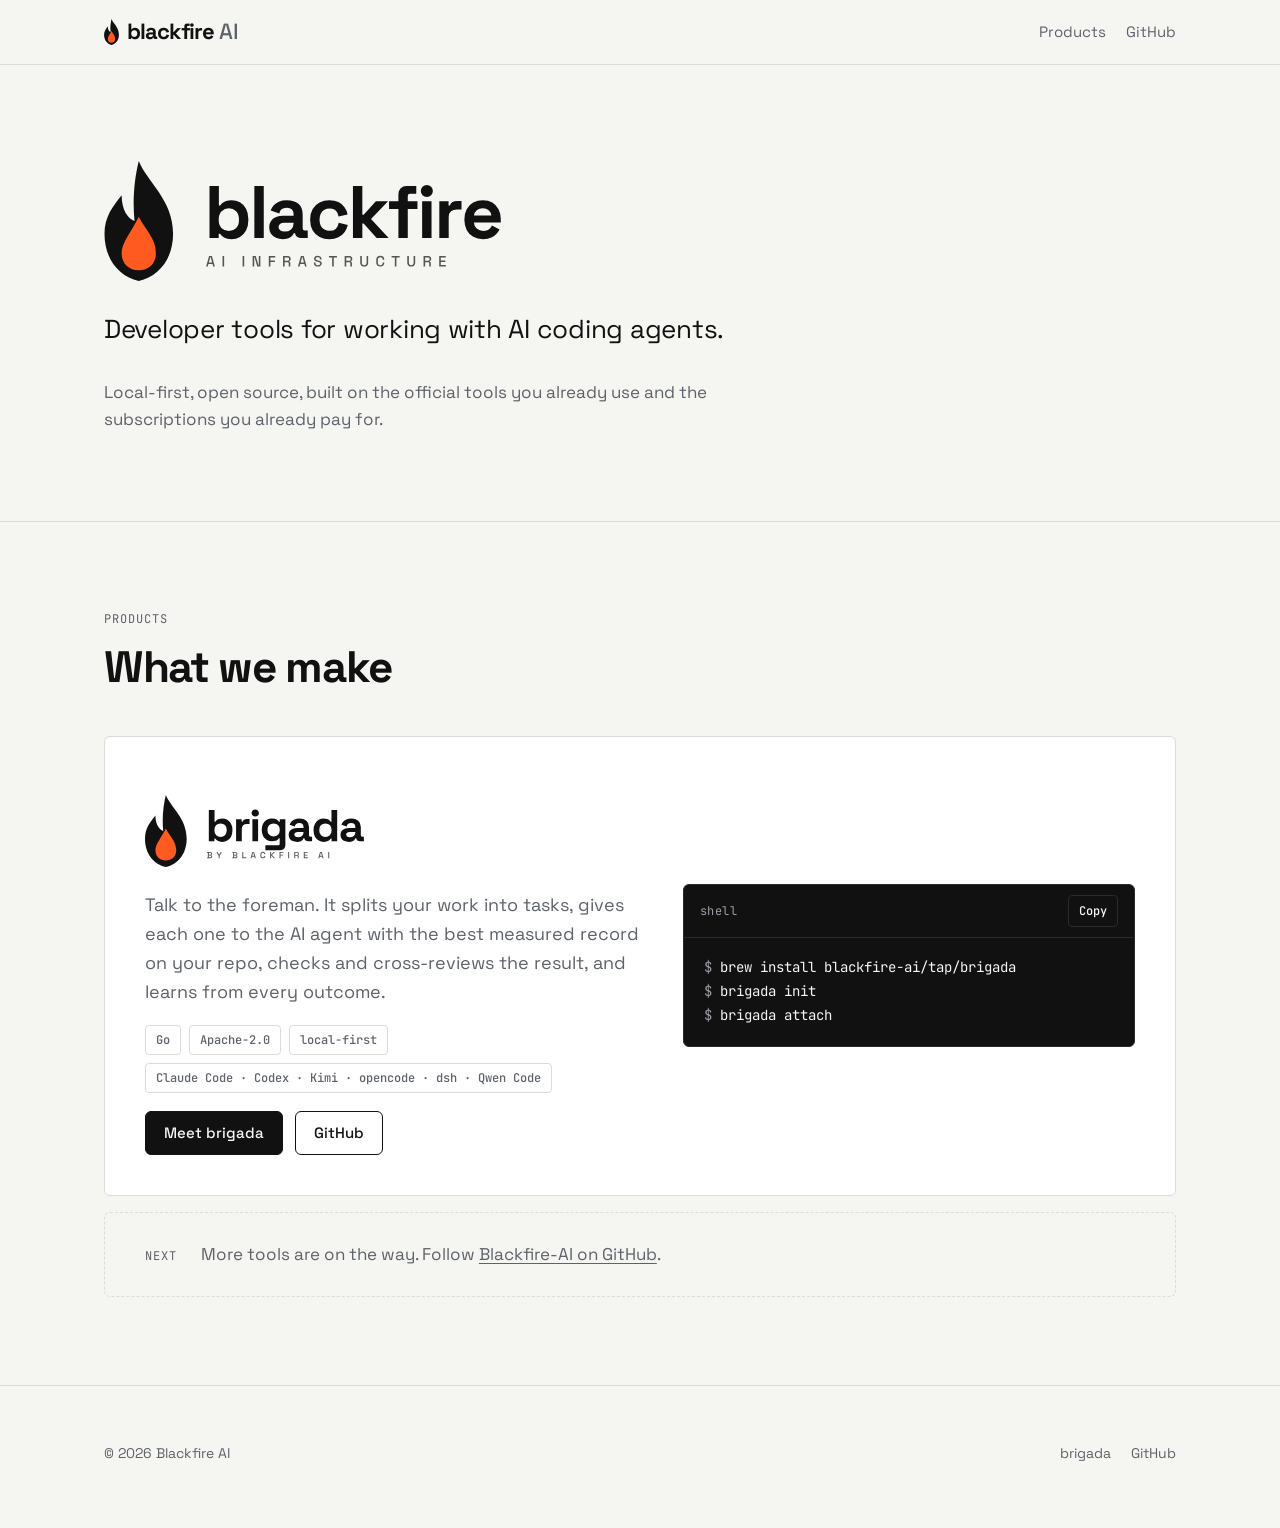
<file: index.html>
<!doctype html>
<html lang="en">
<head>
<meta charset="utf-8">
<meta name="viewport" content="width=device-width, initial-scale=1">
<title>Blackfire AI</title>
<meta name="description" content="Blackfire AI builds developer tools for working with AI coding agents. First product: brigada, a foreman for the AI coding CLIs you already pay for.">
<link rel="canonical" href="https://blackfire-ai.com/">
<meta property="og:type" content="website">
<meta property="og:site_name" content="Blackfire AI">
<meta property="og:title" content="Blackfire AI">
<meta property="og:description" content="Developer tools for working with AI coding agents. First product: brigada.">
<meta property="og:url" content="https://blackfire-ai.com/">
<meta name="theme-color" content="#F5F5F2" media="(prefers-color-scheme: light)">
<meta name="theme-color" content="#111111" media="(prefers-color-scheme: dark)">
<link rel="icon" href="/assets/blackfire/favicon.svg" type="image/svg+xml">
<link rel="apple-touch-icon" href="/assets/blackfire/app-icon.svg">
<link rel="preconnect" href="https://fonts.googleapis.com">
<link rel="preconnect" href="https://fonts.gstatic.com" crossorigin>
<link rel="stylesheet" href="https://fonts.googleapis.com/css2?family=JetBrains+Mono:wght@400;500&family=Space+Grotesk:wght@400;500;700&display=swap">
<link rel="stylesheet" href="/assets/site.css">
<link rel="stylesheet" href="/assets/home.css">
</head>
<body>
<a class="skip" href="#main">Skip to content</a>

<header class="site-header">
  <div class="wrap">
    <a class="bf-lockup" href="/" aria-label="Blackfire AI home">
      <svg viewBox="16 4 32 56" aria-hidden="true"><path class="flame-body" d="M32 4C36 14 48 22 48 38C48 50 41 58 32 60C23 58 16 50 16 38C16 30 20 25 24 20C24 27 27 31 30 32C29 22 30 12 32 4Z"/><path class="flame-core" d="M32 30C35 36 40 40 40 47C40 52 36.5 55 32 55C27.5 55 24 52 24 47C24 42 28 38 32 30Z"/></svg>
      <span>blackfire <span class="ai">AI</span></span>
    </a>
    <nav class="nav" aria-label="Main">
      <a href="#products">Products</a>
      <a href="https://github.com/Blackfire-AI">GitHub</a>
    </nav>
  </div>
</header>

<main id="main">

<section class="home-hero" aria-labelledby="home-title">
  <div class="wrap">
    <h1 id="home-title" class="bf-big">
      <picture>
        <source media="(prefers-color-scheme: dark)" srcset="/assets/blackfire/lockup-on-dark.svg">
        <img src="/assets/blackfire/lockup-on-light.svg" alt="Blackfire AI" width="400" height="120">
      </picture>
    </h1>
    <p class="lead">Developer tools for working with AI coding agents.</p>
    <p class="sub">Local-first, open source, built on the official tools you already use and the subscriptions you already pay for.</p>
  </div>
</section>

<section class="section" id="products" aria-labelledby="products-title">
  <div class="wrap">
    <div class="section-head">
      <span class="label">Products</span>
      <h2 id="products-title">What we make</h2>
    </div>

    <div class="products">
      <article class="product" aria-labelledby="p-brigada">
        <div class="product-info">
          <h3 id="p-brigada" class="wordmark">
            <picture>
              <source media="(prefers-color-scheme: dark)" srcset="/assets/brigada/lockup-on-dark.svg">
              <img src="/assets/brigada/lockup-on-light.svg" alt="brigada by Blackfire AI" width="362" height="120">
            </picture>
          </h3>
          <p>Talk to the foreman. It splits your work into tasks, gives each one to the AI agent with the best measured record on your repo, checks and cross-reviews the result, and learns from every outcome.</p>
          <ul class="meta" aria-label="Facts">
            <li>Go</li>
            <li>Apache-2.0</li>
            <li>local-first</li>
            <li>Claude Code · Codex · Kimi · opencode · dsh · Qwen Code</li>
          </ul>
          <div class="cta">
            <a class="btn btn-solid" href="/brigada/">Meet brigada</a>
            <a class="btn" href="https://github.com/Blackfire-AI/brigada">GitHub</a>
          </div>
        </div>
        <div class="term" role="group" aria-label="Install brigada">
          <div class="term-bar"><span>shell</span><button class="copy" type="button" data-copy="home-install">Copy</button></div>
<pre id="home-install"><span class="p">$ </span>brew install blackfire-ai/tap/brigada
<span class="p">$ </span>brigada init
<span class="p">$ </span>brigada attach</pre>
        </div>
      </article>

      <div class="next">
        <span class="label">Next</span>
        <span>More tools are on the way. Follow <a href="https://github.com/Blackfire-AI">Blackfire-AI on GitHub</a>.</span>
      </div>
    </div>
  </div>
</section>

</main>

<footer class="site-footer">
  <div class="wrap">
    <div class="footer-row">
      <span>© 2026 Blackfire AI</span>
      <nav class="footer-links" aria-label="Footer">
        <a href="/brigada/">brigada</a>
        <a href="https://github.com/Blackfire-AI">GitHub</a>
      </nav>
    </div>
  </div>
</footer>

<script src="/assets/site.js" defer></script>
</body>
</html>
</file>
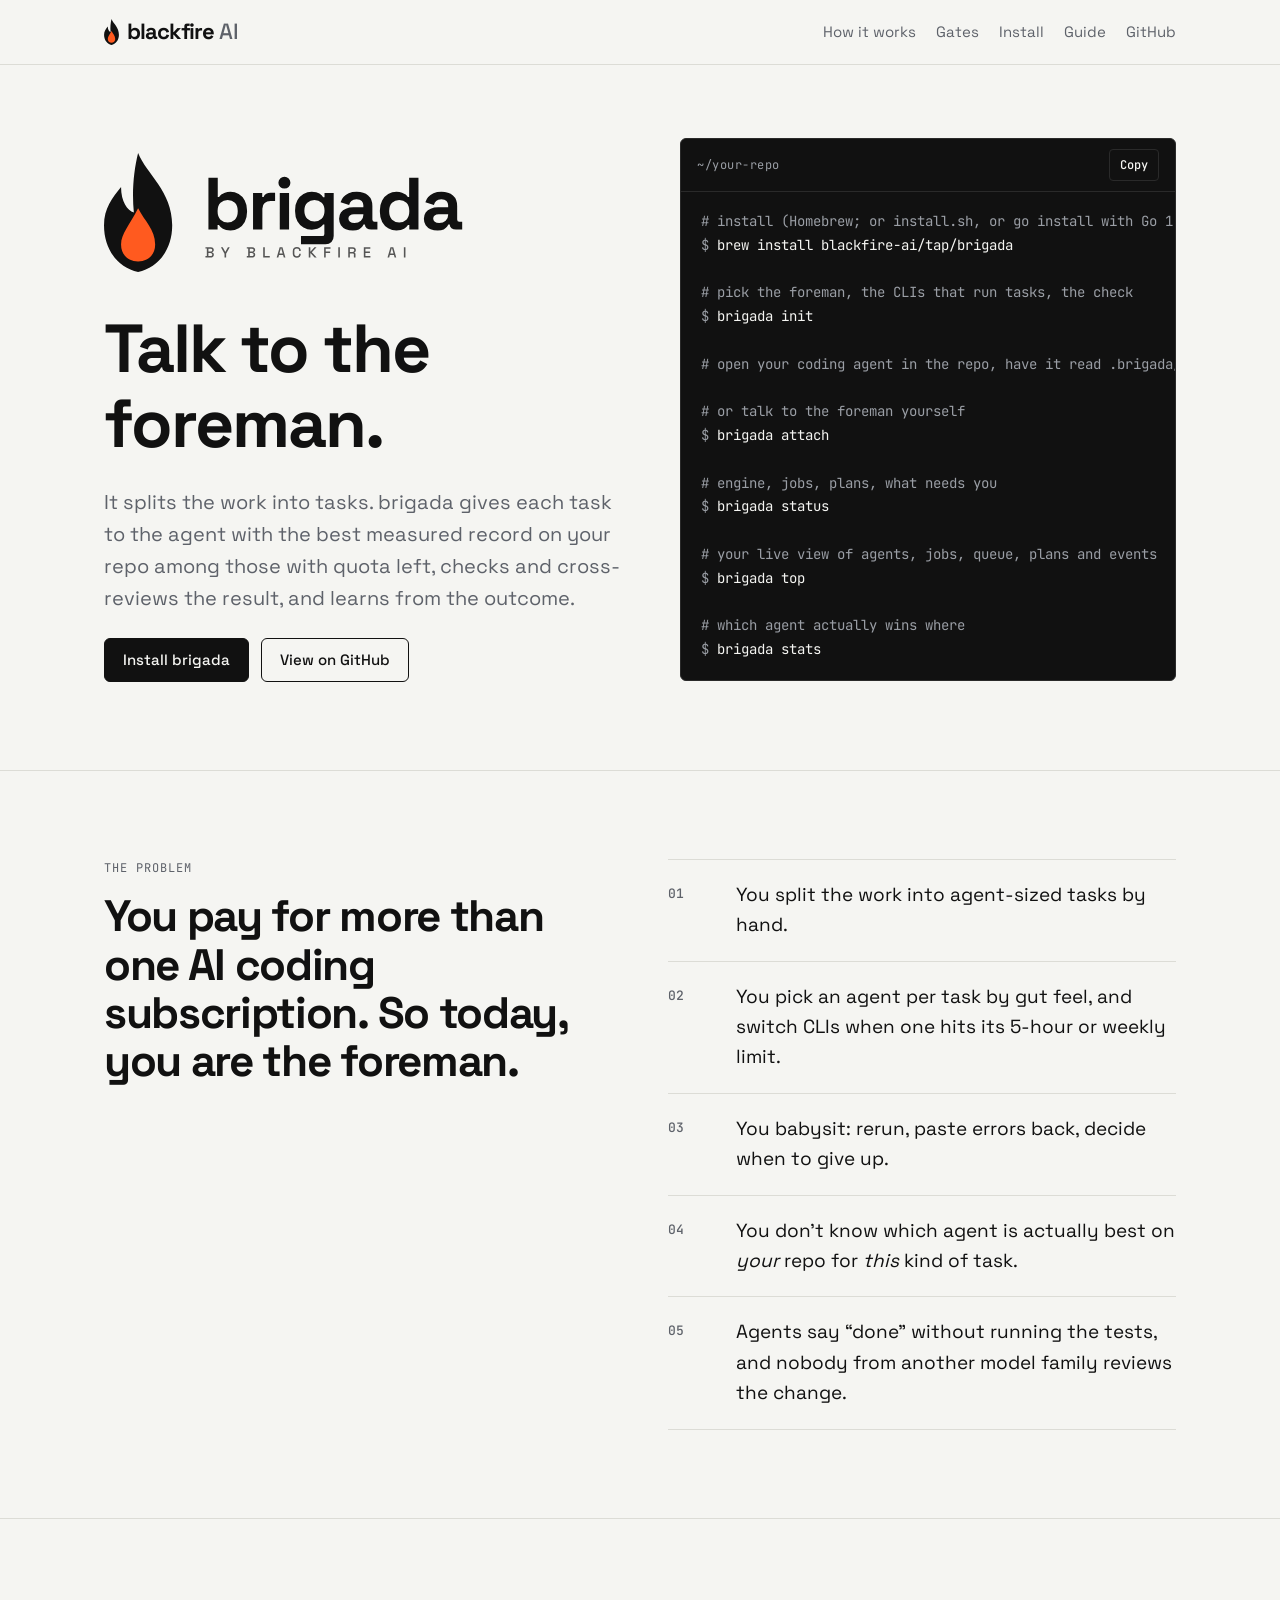
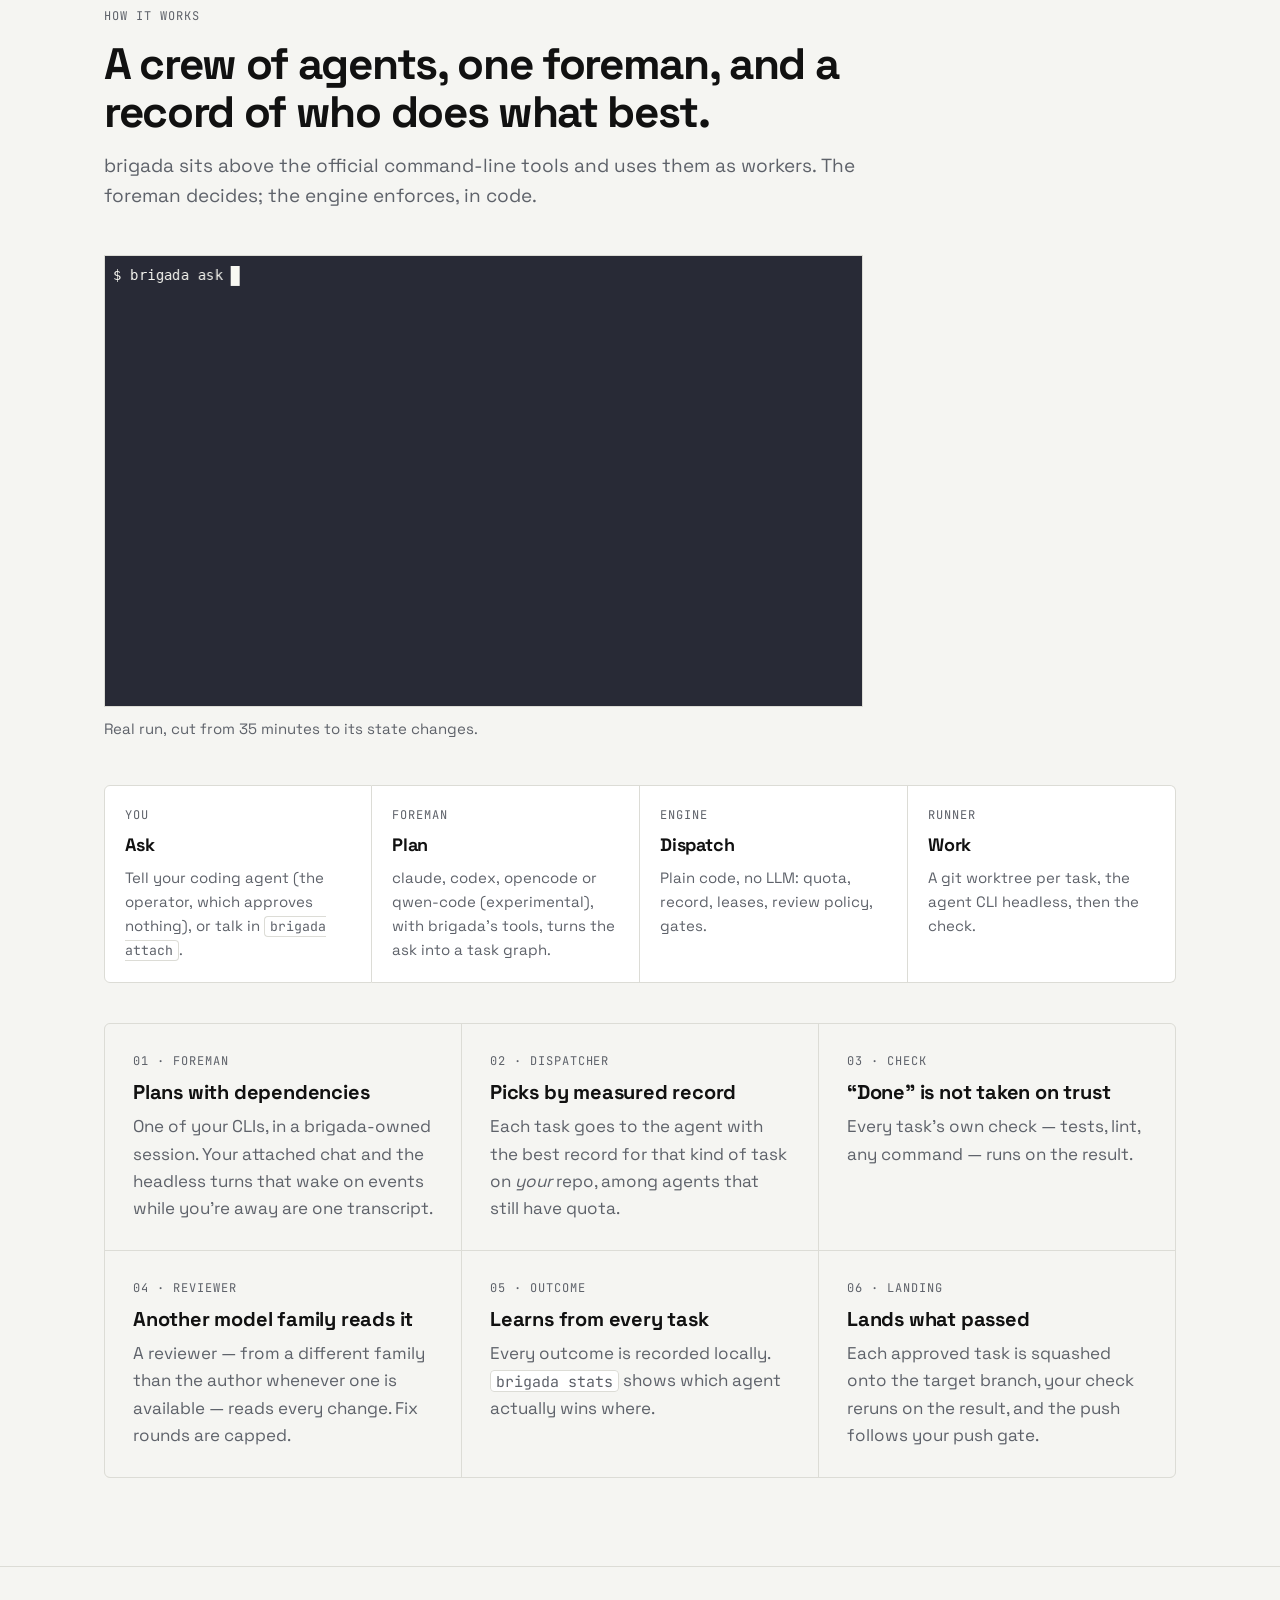
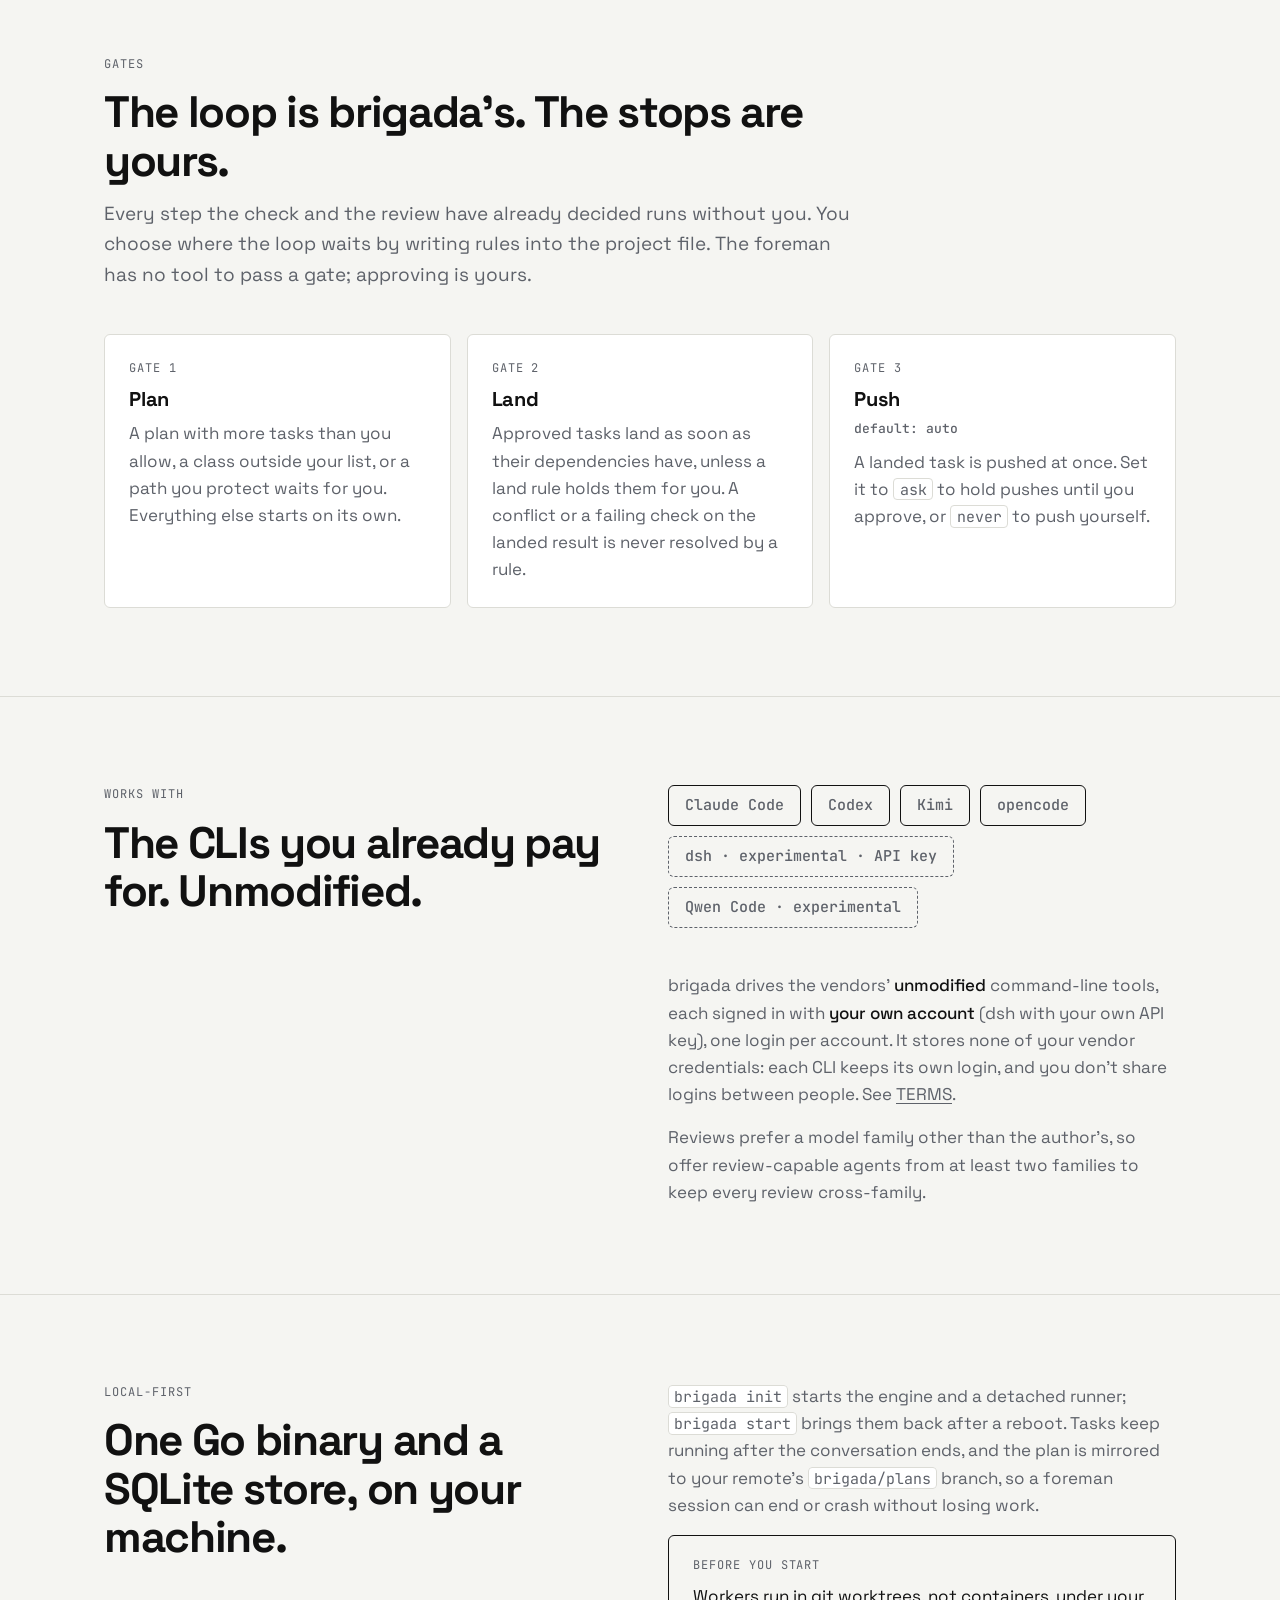
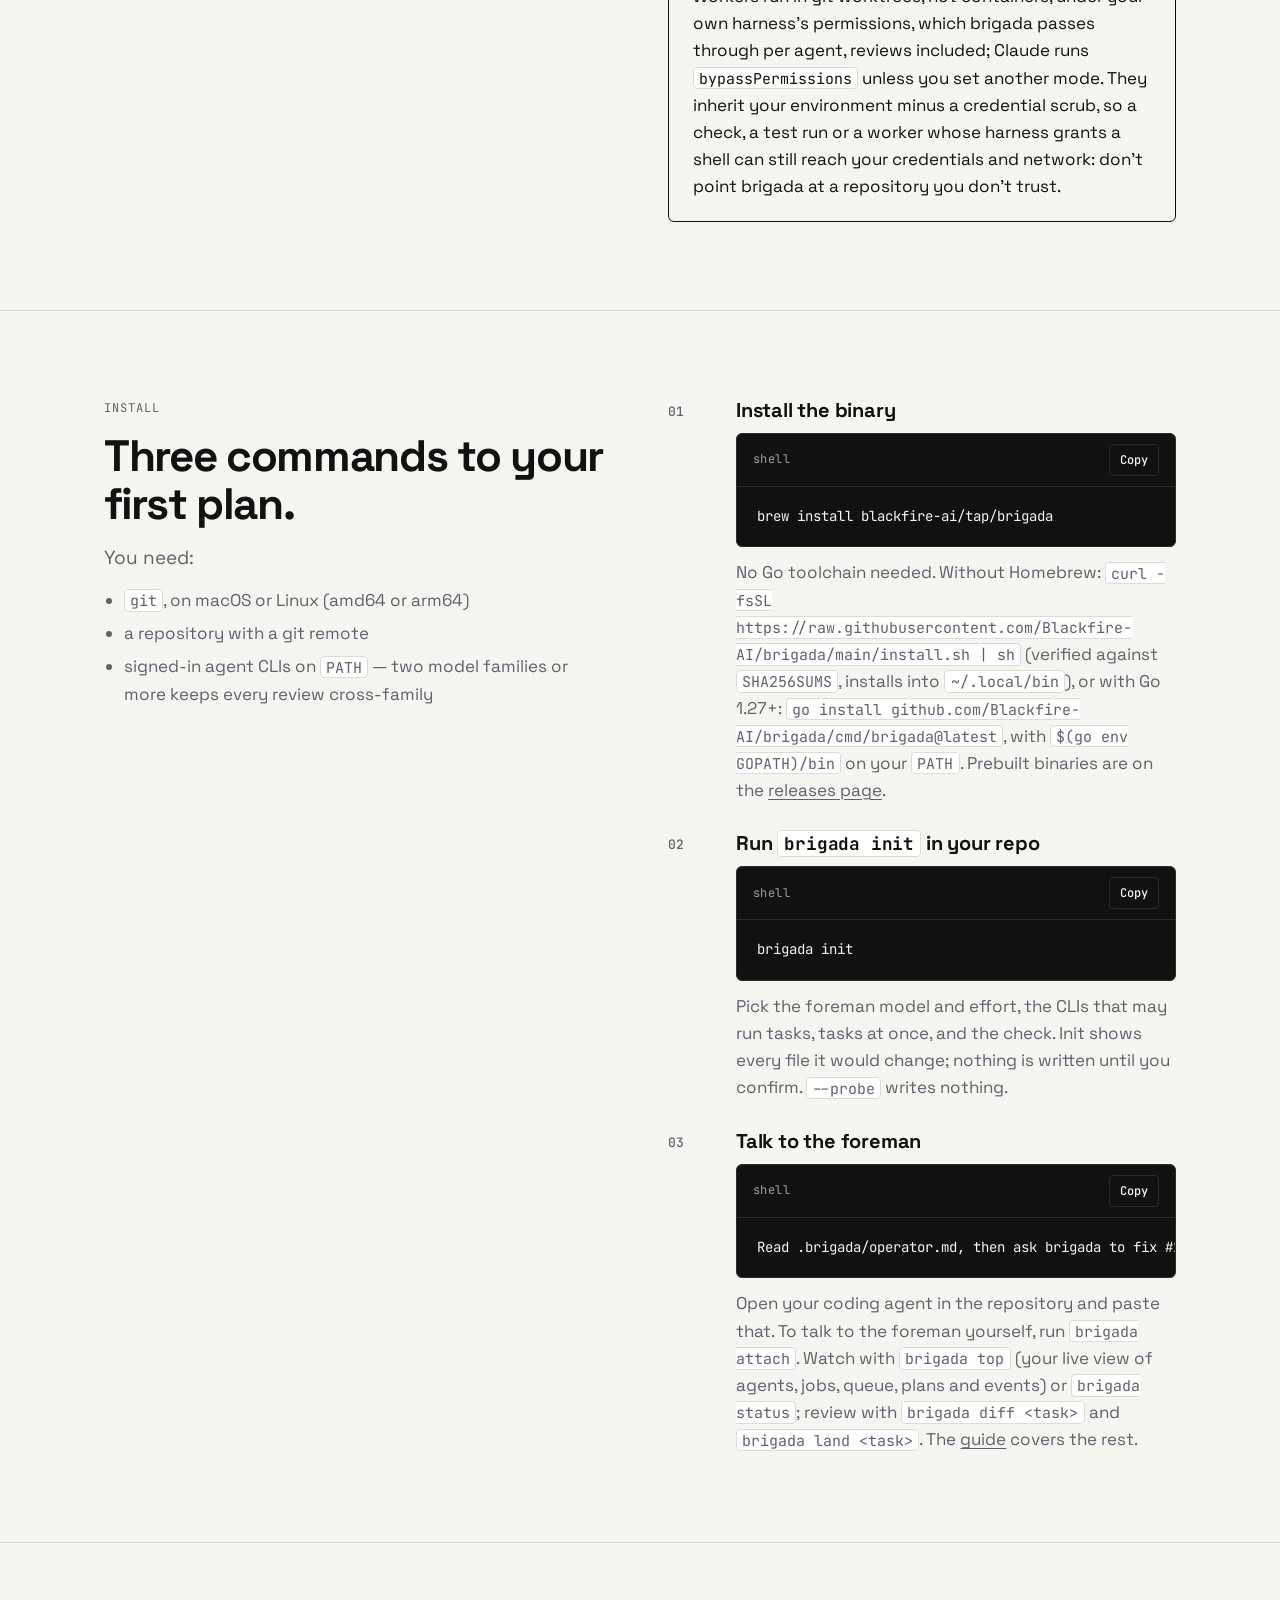
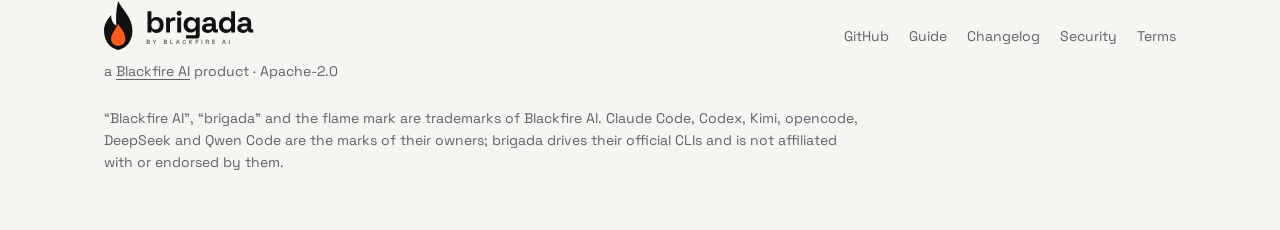
<file: brigada/index.html>
<!doctype html>
<html lang="en">
<head>
<meta charset="utf-8">
<meta name="viewport" content="width=device-width, initial-scale=1">
<title>brigada — talk to the foreman · Blackfire AI</title>
<meta name="description" content="brigada sits above the AI coding CLIs you already pay for. A foreman splits your work into tasks, gives each to the agent with the best record on your repo, checks and cross-reviews the result, and learns from every outcome.">
<link rel="canonical" href="https://blackfire-ai.com/brigada/">
<meta property="og:type" content="website">
<meta property="og:site_name" content="Blackfire AI">
<meta property="og:title" content="brigada — talk to the foreman">
<meta property="og:description" content="One foreman, every AI coding subscription you pay for. Tasks go to the agent with the best measured record on your repo, get checked, cross-reviewed and landed.">
<meta property="og:url" content="https://blackfire-ai.com/brigada/">
<meta name="theme-color" content="#F5F5F2" media="(prefers-color-scheme: light)">
<meta name="theme-color" content="#111111" media="(prefers-color-scheme: dark)">
<link rel="icon" href="/assets/blackfire/favicon.svg" type="image/svg+xml">
<link rel="apple-touch-icon" href="/assets/blackfire/app-icon.svg">
<link rel="preconnect" href="https://fonts.googleapis.com">
<link rel="preconnect" href="https://fonts.gstatic.com" crossorigin>
<link rel="stylesheet" href="https://fonts.googleapis.com/css2?family=JetBrains+Mono:wght@400;500&family=Space+Grotesk:wght@400;500;700&display=swap">
<link rel="stylesheet" href="/assets/site.css">
<link rel="stylesheet" href="/assets/brigada.css">
</head>
<body>
<a class="skip" href="#main">Skip to content</a>

<header class="site-header">
  <div class="wrap">
    <a class="bf-lockup" href="/" aria-label="Blackfire AI home">
      <svg viewBox="16 4 32 56" aria-hidden="true"><path class="flame-body" d="M32 4C36 14 48 22 48 38C48 50 41 58 32 60C23 58 16 50 16 38C16 30 20 25 24 20C24 27 27 31 30 32C29 22 30 12 32 4Z"/><path class="flame-core" d="M32 30C35 36 40 40 40 47C40 52 36.5 55 32 55C27.5 55 24 52 24 47C24 42 28 38 32 30Z"/></svg>
      <span>blackfire <span class="ai">AI</span></span>
    </a>
    <nav class="nav" aria-label="brigada">
      <a class="opt" href="#how">How it works</a>
      <a class="opt" href="#gates">Gates</a>
      <a href="#install">Install</a>
      <a class="opt" href="https://github.com/Blackfire-AI/brigada/blob/main/docs/GUIDE.md">Guide</a>
      <a href="https://github.com/Blackfire-AI/brigada">GitHub</a>
    </nav>
  </div>
</header>

<main id="main">

<section class="hero" aria-labelledby="hero-title">
  <div class="wrap">
    <div class="hero-copy">
      <div class="wordmark">
        <picture>
          <source media="(prefers-color-scheme: dark)" srcset="/assets/brigada/lockup-on-dark.svg">
          <img src="/assets/brigada/lockup-on-light.svg" alt="brigada by Blackfire AI" width="362" height="120">
        </picture>
      </div>
      <h1 id="hero-title">Talk to the foreman.</h1>
      <p class="lead">It splits the work into tasks. brigada gives each task to the agent with the best measured record on your repo among those with quota left, checks and cross-reviews the result, and learns from the outcome.</p>
      <div class="cta">
        <a class="btn btn-solid" href="#install">Install brigada</a>
        <a class="btn" href="https://github.com/Blackfire-AI/brigada">View on GitHub</a>
      </div>
    </div>

    <div class="term" role="group" aria-label="Quick start">
      <div class="term-bar"><span>~/your-repo</span><button class="copy" type="button" data-copy="quickstart">Copy</button></div>
<pre id="quickstart"><span class="c"># install (Homebrew; or install.sh, or go install with Go 1.27+)</span>
<span class="p">$ </span>brew install blackfire-ai/tap/brigada

<span class="c"># pick the foreman, the CLIs that run tasks, the check</span>
<span class="p">$ </span>brigada init

<span class="c"># open your coding agent in the repo, have it read .brigada/operator.md, then say: ask brigada to fix #12</span>

<span class="c"># or talk to the foreman yourself</span>
<span class="p">$ </span>brigada attach

<span class="c"># engine, jobs, plans, what needs you</span>
<span class="p">$ </span>brigada status

<span class="c"># your live view of agents, jobs, queue, plans and events</span>
<span class="p">$ </span>brigada top

<span class="c"># which agent actually wins where</span>
<span class="p">$ </span>brigada stats</pre>
    </div>
  </div>
</section>

<section class="section" aria-labelledby="pain-title">
  <div class="wrap two">
    <div class="section-head">
      <span class="label">The problem</span>
      <h2 id="pain-title">You pay for more than one AI coding subscription. So today, you are the foreman.</h2>
    </div>
    <ol class="pains">
      <li><span>You split the work into agent-sized tasks by hand.</span></li>
      <li><span>You pick an agent per task by gut feel, and switch CLIs when one hits its 5-hour or weekly limit.</span></li>
      <li><span>You babysit: rerun, paste errors back, decide when to give up.</span></li>
      <li><span>You don’t know which agent is actually best on <em>your</em> repo for <em>this</em> kind of task.</span></li>
      <li><span>Agents say “done” without running the tests, and nobody from another model family reviews the change.</span></li>
    </ol>
  </div>
</section>

<section class="section" id="how" aria-labelledby="how-title">
  <div class="wrap">
    <div class="section-head">
      <span class="label">How it works</span>
      <h2 id="how-title">A crew of agents, one foreman, and a record of who does what best.</h2>
      <p>brigada sits above the official command-line tools and uses them as workers. The foreman decides; the engine enforces, in code.</p>
    </div>

    <figure class="demo">
      <img src="/assets/brigada/demo-run.gif" width="759" height="451" loading="lazy" alt="Terminal recording: brigada ask starts a plan of two tasks, claude/sonnet works on them, glm-5.3 reviews them, both land, and git log shows the task trailers.">
      <figcaption>Real run, cut from 35 minutes to its state changes.</figcaption>
    </figure>

    <div class="flow" aria-label="Architecture">
      <div class="flow-step"><span class="label">You</span><strong>Ask</strong><span>Tell your coding agent (the operator, which approves nothing), or talk in <code>brigada attach</code>.</span></div>
      <div class="flow-step"><span class="label">Foreman</span><strong>Plan</strong><span>claude, codex, opencode or qwen-code (experimental), with brigada’s tools, turns the ask into a task graph.</span></div>
      <div class="flow-step"><span class="label">Engine</span><strong>Dispatch</strong><span>Plain code, no LLM: quota, record, leases, review policy, gates.</span></div>
      <div class="flow-step"><span class="label">Runner</span><strong>Work</strong><span>A git worktree per task, the agent CLI headless, then the check.</span></div>
    </div>

    <div class="grid grid-3">
      <div><span class="label">01 · Foreman</span><h3>Plans with dependencies</h3><p>One of your CLIs, in a brigada-owned session. Your attached chat and the headless turns that wake on events while you’re away are one transcript.</p></div>
      <div><span class="label">02 · Dispatcher</span><h3>Picks by measured record</h3><p>Each task goes to the agent with the best record for that kind of task on <em>your</em> repo, among agents that still have quota.</p></div>
      <div><span class="label">03 · Check</span><h3>“Done” is not taken on trust</h3><p>Every task’s own check — tests, lint, any command — runs on the result.</p></div>
      <div><span class="label">04 · Reviewer</span><h3>Another model family reads it</h3><p>A reviewer — from a different family than the author whenever one is available — reads every change. Fix rounds are capped.</p></div>
      <div><span class="label">05 · Outcome</span><h3>Learns from every task</h3><p>Every outcome is recorded locally. <code>brigada stats</code> shows which agent actually wins where.</p></div>
      <div><span class="label">06 · Landing</span><h3>Lands what passed</h3><p>Each approved task is squashed onto the target branch, your check reruns on the result, and the push follows your push gate.</p></div>
    </div>
  </div>
</section>

<section class="section" id="gates" aria-labelledby="gates-title">
  <div class="wrap">
    <div class="section-head">
      <span class="label">Gates</span>
      <h2 id="gates-title">The loop is brigada’s. The stops are yours.</h2>
      <p>Every step the check and the review have already decided runs without you. You choose where the loop waits by writing rules into the project file. The foreman has no tool to pass a gate; approving is yours.</p>
    </div>
    <div class="gates">
      <div class="gate"><span class="label">Gate 1</span><h3>Plan</h3><p>A plan with more tasks than you allow, a class outside your list, or a path you protect waits for you. Everything else starts on its own.</p></div>
      <div class="gate"><span class="label">Gate 2</span><h3>Land</h3><p>Approved tasks land as soon as their dependencies have, unless a land rule holds them for you. A conflict or a failing check on the landed result is never resolved by a rule.</p></div>
      <div class="gate"><span class="label">Gate 3</span><h3>Push</h3><p class="default">default: auto</p><p>A landed task is pushed at once. Set it to <code>ask</code> to hold pushes until you approve, or <code>never</code> to push yourself.</p></div>
    </div>
  </div>
</section>

<section class="section" aria-labelledby="clis-title">
  <div class="wrap two">
    <div class="section-head" style="margin-bottom:0">
      <span class="label">Works with</span>
      <h2 id="clis-title">The CLIs you already pay for. Unmodified.</h2>
    </div>
    <div class="prose">
      <ul class="clis" aria-label="Supported CLIs">
        <li>Claude Code</li>
        <li>Codex</li>
        <li>Kimi</li>
        <li>opencode</li>
        <li class="exp">dsh · experimental · API key</li>
        <li class="exp">Qwen Code · experimental</li>
      </ul>
      <p>brigada drives the vendors’ <strong>unmodified</strong> command-line tools, each signed in with <strong>your own account</strong> (dsh with your own API key), one login per account. It stores none of your vendor credentials: each CLI keeps its own login, and you don’t share logins between people. See <a href="https://github.com/Blackfire-AI/brigada/blob/main/docs/TERMS.md">TERMS</a>.</p>
      <p>Reviews prefer a model family other than the author’s, so offer review-capable agents from at least two families to keep every review cross-family.</p>
    </div>
  </div>
</section>

<section class="section" aria-labelledby="local-title">
  <div class="wrap two">
    <div class="section-head" style="margin-bottom:0">
      <span class="label">Local-first</span>
      <h2 id="local-title">One Go binary and a SQLite store, on your machine.</h2>
    </div>
    <div class="prose">
      <p><code>brigada init</code> starts the engine and a detached runner; <code>brigada start</code> brings them back after a reboot. Tasks keep running after the conversation ends, and the plan is mirrored to your remote’s <code>brigada/plans</code> branch, so a foreman session can end or crash without losing work.</p>
      <div class="notice" role="note">
        <span class="label">Before you start</span>
        <p>Workers run in git worktrees, not containers, under your own harness’s permissions, which brigada passes through per agent, reviews included; Claude runs <code>bypassPermissions</code> unless you set another mode. They inherit your environment minus a credential scrub, so a check, a test run or a worker whose harness grants a shell can still reach your credentials and network: don’t point brigada at a repository you don’t trust.</p>
      </div>
    </div>
  </div>
</section>

<section class="section" id="install" aria-labelledby="install-title">
  <div class="wrap two">
    <div class="section-head" style="margin-bottom:0">
      <span class="label">Install</span>
      <h2 id="install-title">Three commands to your first plan.</h2>
      <p>You need:</p>
      <ul class="reqs">
        <li><code>git</code>, on macOS or Linux (amd64 or arm64)</li>
        <li>a repository with a git remote</li>
        <li>signed-in agent CLIs on <code>PATH</code> — two model families or more keeps every review cross-family</li>
      </ul>
    </div>

    <div class="steps">
      <div class="step"><div>
        <h3>Install the binary</h3>
        <div class="term">
          <div class="term-bar"><span>shell</span><button class="copy" type="button" data-copy="s1">Copy</button></div>
<pre id="s1">brew install blackfire-ai/tap/brigada</pre>
        </div>
        <p>No Go toolchain needed. Without Homebrew: <code>curl -fsSL https://raw.githubusercontent.com/Blackfire-AI/brigada/main/install.sh | sh</code> (verified against <code>SHA256SUMS</code>, installs into <code>~/.local/bin</code>), or with Go 1.27+: <code>go install github.com/Blackfire-AI/brigada/cmd/brigada@latest</code>, with <code>$(go env GOPATH)/bin</code> on your <code>PATH</code>. Prebuilt binaries are on the <a href="https://github.com/Blackfire-AI/brigada/releases">releases page</a>.</p>
      </div></div>

      <div class="step"><div>
        <h3>Run <code>brigada init</code> in your repo</h3>
        <div class="term">
          <div class="term-bar"><span>shell</span><button class="copy" type="button" data-copy="s2">Copy</button></div>
<pre id="s2">brigada init</pre>
        </div>
        <p>Pick the foreman model and effort, the CLIs that may run tasks, tasks at once, and the check. Init shows every file it would change; nothing is written until you confirm. <code>--probe</code> writes nothing.</p>
      </div></div>

      <div class="step"><div>
        <h3>Talk to the foreman</h3>
        <div class="term">
          <div class="term-bar"><span>shell</span><button class="copy" type="button" data-copy="s3">Copy</button></div>
<pre id="s3">Read .brigada/operator.md, then ask brigada to fix #12.</pre>
        </div>
        <p>Open your coding agent in the repository and paste that. To talk to the foreman yourself, run <code>brigada attach</code>. Watch with <code>brigada top</code> (your live view of agents, jobs, queue, plans and events) or <code>brigada status</code>; review with <code>brigada diff &lt;task&gt;</code> and <code>brigada land &lt;task&gt;</code>. The <a href="https://github.com/Blackfire-AI/brigada/blob/main/docs/GUIDE.md">guide</a> covers the rest.</p>
      </div></div>
    </div>
  </div>
</section>

</main>

<footer class="site-footer">
  <div class="wrap">
    <div class="footer-row">
      <div class="footer-mark">
        <picture>
          <source media="(prefers-color-scheme: dark)" srcset="/assets/brigada/lockup-on-dark.svg">
          <img src="/assets/brigada/lockup-on-light.svg" alt="brigada by Blackfire AI" width="362" height="120">
        </picture>
        <span>a <a href="/">Blackfire AI</a> product · Apache-2.0</span>
      </div>
      <nav class="footer-links" aria-label="Footer">
        <a href="https://github.com/Blackfire-AI/brigada">GitHub</a>
        <a href="https://github.com/Blackfire-AI/brigada/blob/main/docs/GUIDE.md">Guide</a>
        <a href="https://github.com/Blackfire-AI/brigada/blob/main/CHANGELOG.md">Changelog</a>
        <a href="https://github.com/Blackfire-AI/brigada/blob/main/SECURITY.md">Security</a>
        <a href="https://github.com/Blackfire-AI/brigada/blob/main/docs/TERMS.md">Terms</a>
      </nav>
    </div>
    <p class="fine">“Blackfire AI”, “brigada” and the flame mark are trademarks of Blackfire AI. Claude Code, Codex, Kimi, opencode, DeepSeek and Qwen Code are the marks of their owners; brigada drives their official CLIs and is not affiliated with or endorsed by them.</p>
  </div>
</footer>

<script src="/assets/site.js" defer></script>
</body>
</html>
</file>
<file: assets/site.css>
/* Blackfire AI site. Palette from the brigada brand tokens (docs/brand/tokens.json
   in Blackfire-AI/brigada): Ink, Paper, Hi-vis, Steel. On brigada pages hi-vis
   belongs to the foreman cell only, so no CSS here uses it on /brigada/. */

:root {
  --ink: #111111;
  --paper: #F5F5F2;
  --hivis: #FF5A1F;
  --steel: #5E626A;

  --bg: var(--paper);
  --surface: #FFFFFF;
  --fg: var(--ink);
  --muted: var(--steel);
  --line: #DCDCD6;
  --term-bg: #111111;
  --term-fg: #F5F5F2;
  --term-muted: #9A9EA5;
  --term-line: #2A2A2A;

  --sans: "Space Grotesk", system-ui, -apple-system, "Segoe UI", sans-serif;
  --mono: "JetBrains Mono", ui-monospace, SFMono-Regular, Menlo, monospace;
  --wrap: 1120px;
  --gutter: 24px;
  --r: 6px;

  color-scheme: light dark;
}

@media (prefers-color-scheme: dark) {
  :root {
    --bg: #111111;
    --surface: #191919;
    --fg: #F5F5F2;
    --muted: #A3A7AE;
    --line: #2C2C2C;
    --term-bg: #0A0A0A;
    --term-line: #2C2C2C;
  }
}

*, *::before, *::after { box-sizing: border-box; }

html { -webkit-text-size-adjust: 100%; scroll-behavior: smooth; }
@media (prefers-reduced-motion: reduce) { html { scroll-behavior: auto; } }

body {
  margin: 0;
  background: var(--bg);
  color: var(--fg);
  font: 400 17px/1.6 var(--sans);
  -webkit-font-smoothing: antialiased;
}

img, svg { display: block; max-width: 100%; }

a { color: inherit; text-underline-offset: 3px; text-decoration-thickness: 1px; }
a:hover { text-decoration-thickness: 2px; }

:focus-visible { outline: 2px solid var(--fg); outline-offset: 3px; border-radius: 2px; }

code, pre, kbd { font-family: var(--mono); font-size: 0.88em; }
:not(pre) > code {
  background: var(--surface);
  border: 1px solid var(--line);
  border-radius: 4px;
  padding: 0.05em 0.35em;
}

h1, h2, h3 { line-height: 1.1; letter-spacing: -0.03em; margin: 0; font-weight: 700; }
h1 { font-size: clamp(40px, 6vw, 68px); }
h2 { font-size: clamp(30px, 4vw, 44px); }
h3 { font-size: 20px; letter-spacing: -0.01em; }
p { margin: 0; }

.wrap { max-width: var(--wrap); margin: 0 auto; padding: 0 var(--gutter); }

.skip {
  position: absolute; left: -9999px; top: 8px;
  background: var(--fg); color: var(--bg); padding: 8px 12px; z-index: 10;
}
.skip:focus { left: 8px; }

.label {
  font-family: var(--mono);
  font-size: 12px;
  letter-spacing: 0.08em;
  text-transform: uppercase;
  color: var(--muted);
}

/* Header */

.site-header { border-bottom: 1px solid var(--line); }
.site-header .wrap {
  display: flex; align-items: center; justify-content: space-between;
  gap: 16px; min-height: 64px; flex-wrap: wrap;
}

.bf-lockup {
  display: inline-flex; align-items: center; gap: 8px;
  text-decoration: none; font-weight: 700; font-size: 22px; letter-spacing: -0.04em;
  min-height: 44px;
}
.bf-lockup svg { width: 15px; height: 26px; flex: none; }
.bf-lockup .ai { font-weight: 500; color: var(--muted); letter-spacing: -0.01em; }

.flame-body { fill: currentColor; }
.flame-core { fill: var(--hivis); }

.nav { display: flex; gap: 4px 20px; flex-wrap: wrap; align-items: center; font-size: 15px; }
.nav a { text-decoration: none; color: var(--muted); padding: 10px 0; }
.nav a:hover { color: var(--fg); text-decoration: underline; }
@media (max-width: 600px) { .nav a.opt { display: none; } .nav { gap: 4px 16px; } }

/* Buttons */

.btn {
  display: inline-flex; align-items: center; justify-content: center; gap: 8px;
  min-height: 44px; padding: 0 18px;
  border-radius: var(--r); border: 1px solid var(--fg);
  font: 500 15px/1 var(--sans); text-decoration: none; cursor: pointer;
  background: transparent; color: var(--fg);
}
.btn:hover { text-decoration: none; background: var(--surface); }
.btn-solid { background: var(--fg); color: var(--bg); }
.btn-solid:hover { background: var(--fg); opacity: 0.88; }
.btn svg { width: 18px; height: 18px; }

/* Sections */

.section { padding: 88px 0; border-top: 1px solid var(--line); }
.section-head { display: grid; gap: 14px; max-width: 760px; margin-bottom: 44px; }
.section-head p { color: var(--muted); font-size: 19px; }

.grid { display: grid; gap: 1px; background: var(--line); border: 1px solid var(--line); border-radius: var(--r); overflow: hidden; }
.grid > * { background: var(--bg); padding: 28px; display: grid; gap: 10px; align-content: start; }
.grid-2 { grid-template-columns: repeat(2, 1fr); }
.grid-3 { grid-template-columns: repeat(3, 1fr); }
.grid p { color: var(--muted); }
@media (max-width: 860px) { .grid-3 { grid-template-columns: 1fr 1fr; } }
@media (max-width: 600px) { .grid-2, .grid-3 { grid-template-columns: 1fr; } }

/* Terminal */

.term {
  background: var(--term-bg); color: var(--term-fg);
  border: 1px solid var(--term-line); border-radius: var(--r);
  font-family: var(--mono); font-size: 14px; line-height: 1.7;
  overflow: hidden; min-width: 0;
}
.term-bar {
  display: flex; align-items: center; justify-content: space-between; gap: 12px;
  padding: 10px 16px; border-bottom: 1px solid var(--term-line);
  color: var(--term-muted); font-size: 12px; letter-spacing: 0.04em;
}
.term pre { margin: 0; padding: 18px 20px; overflow-x: auto; font-size: inherit; }
.term .c { color: var(--term-muted); }
.term .p { color: var(--term-muted); user-select: none; }

.copy {
  font: 500 12px/1 var(--mono); color: var(--term-fg);
  background: transparent; border: 1px solid var(--term-line); border-radius: 4px;
  min-height: 32px; padding: 0 10px; cursor: pointer;
}
.copy:hover { border-color: var(--term-muted); }

/* Footer */

.site-footer { border-top: 1px solid var(--line); padding: 48px 0 56px; color: var(--muted); font-size: 14px; }
.site-footer .wrap { display: grid; gap: 24px; }
.footer-row { display: flex; flex-wrap: wrap; gap: 12px 28px; align-items: center; justify-content: space-between; }
.footer-links { display: flex; flex-wrap: wrap; gap: 4px 20px; }
.footer-links a { text-decoration: none; padding: 8px 0; }
.footer-links a:hover { color: var(--fg); text-decoration: underline; }
.fine { max-width: 760px; }
</file>
<file: assets/home.css>
/* / page: the Blackfire AI home and its product list. */

.home-hero { padding: 96px 0 88px; }
.home-hero .wrap { display: grid; gap: 28px; }

.bf-big { display: flex; align-items: center; gap: 22px; }
.bf-big svg { width: 54px; height: 94px; flex: none; }
@media (max-width: 600px) { .bf-big { gap: 14px; } .bf-big svg { width: 34px; height: 60px; } }
.bf-big .name { font-size: clamp(40px, 10vw, 112px); white-space: nowrap; font-weight: 700; letter-spacing: -0.05em; line-height: 0.9; }
.bf-big .ai { color: var(--muted); font-weight: 500; letter-spacing: -0.02em; }

.home-hero .lead { font-size: clamp(20px, 2.4vw, 26px); max-width: 760px; letter-spacing: -0.01em; }
.home-hero .sub { color: var(--muted); max-width: 640px; }

.products { display: grid; gap: 16px; }

.product {
  display: grid; grid-template-columns: 1.1fr 1fr; gap: 40px; align-items: center;
  border: 1px solid var(--line); border-radius: var(--r); background: var(--surface);
  padding: 40px;
}
@media (max-width: 860px) { .product { grid-template-columns: 1fr; padding: 28px; gap: 28px; } }
.product-info { display: grid; gap: 18px; min-width: 0; }
.product-info p { color: var(--muted); font-size: 18px; }
.product .wordmark img { width: 220px; height: auto; }
.product .wordmark { padding: 18px 0 6px; }
.product .meta { display: flex; flex-wrap: wrap; gap: 8px; list-style: none; margin: 0; padding: 0; }
.product .meta li { font: 500 12px/1 var(--mono); border: 1px solid var(--line); border-radius: 4px; padding: 8px 10px; color: var(--muted); }
.product .cta { display: flex; flex-wrap: wrap; gap: 12px; }

.next {
  border: 1px dashed var(--line); border-radius: var(--r); padding: 28px 40px;
  display: flex; flex-wrap: wrap; gap: 8px 24px; align-items: baseline; color: var(--muted);
}
@media (max-width: 860px) { .next { padding: 24px 28px; } }
</file>
<file: assets/brigada.css>
/* /brigada/ page. The lockup SVGs come from assets/brigada/ (flame + Space Grotesk, text as paths). */

.hero { padding: 72px 0 88px; }
.hero .wrap { display: grid; grid-template-columns: 1.05fr 1fr; gap: 56px; align-items: center; }
@media (max-width: 920px) { .hero .wrap { grid-template-columns: 1fr; gap: 44px; } }

.hero-copy { display: grid; gap: 24px; min-width: 0; }
.hero-copy .lead { font-size: 20px; color: var(--muted); max-width: 560px; }

/* Clear space around the lockup: at least the flame core's height on every side. */
.wordmark { padding: 16px 0; }
.wordmark img { width: 360px; height: auto; }
@media (max-width: 420px) { .wordmark img { width: 270px; } }


.cta { display: flex; flex-wrap: wrap; gap: 12px; }

/* Pain list */

.pains { list-style: none; margin: 0; padding: 0; counter-reset: pain; display: grid; gap: 0; border-top: 1px solid var(--line); }
.pains li {
  counter-increment: pain; display: grid; grid-template-columns: 56px 1fr; gap: 12px;
  padding: 20px 0; border-bottom: 1px solid var(--line); font-size: 19px;
}
.pains li::before { content: "0" counter(pain); font: 500 13px/2.1 var(--mono); color: var(--muted); }

/* Architecture strip */

.flow { display: grid; grid-template-columns: repeat(4, 1fr); gap: 0; margin-bottom: 40px; }
.flow-step {
  border: 1px solid var(--line); background: var(--surface); padding: 20px; display: grid; gap: 6px; align-content: start;
}
.flow-step + .flow-step { border-left: 0; }
.flow-step:first-child { border-radius: var(--r) 0 0 var(--r); }
.flow-step:last-child { border-radius: 0 var(--r) var(--r) 0; }
.flow-step strong { font-size: 18px; letter-spacing: -0.01em; }
.flow-step span:not(.label) { color: var(--muted); font-size: 15px; }
.flow-step .label { color: var(--muted); }
@media (max-width: 860px) {
  .flow { grid-template-columns: 1fr; }
  .flow-step + .flow-step { border-left: 1px solid var(--line); border-top: 0; }
  .flow-step:first-child { border-radius: var(--r) var(--r) 0 0; }
  .flow-step:last-child { border-radius: 0 0 var(--r) var(--r); }
}

/* Gates */

.gates { display: grid; grid-template-columns: repeat(3, 1fr); gap: 16px; }
@media (max-width: 760px) { .gates { grid-template-columns: 1fr; } }
.gate { border: 1px solid var(--line); border-radius: var(--r); padding: 24px; display: grid; gap: 10px; align-content: start; background: var(--surface); }
.gate .default { font: 500 13px/1.4 var(--mono); }
.gate p { color: var(--muted); }

/* CLIs */

.clis { display: flex; flex-wrap: wrap; gap: 10px; margin: 0 0 28px; padding: 0; list-style: none; }
.clis li {
  font: 500 15px/1 var(--mono); border: 1px solid var(--fg); border-radius: var(--r);
  padding: 12px 16px;
}
.clis li.exp { border-style: dashed; border-color: var(--muted); color: var(--muted); }

.two { display: grid; grid-template-columns: 1fr 1fr; gap: 56px; align-items: start; }
@media (max-width: 860px) { .two { grid-template-columns: 1fr; gap: 32px; } }
.prose { display: grid; gap: 16px; color: var(--muted); }
.prose strong { color: var(--fg); font-weight: 500; }

.notice {
  border: 1px solid var(--fg); border-radius: var(--r); padding: 20px 24px; display: grid; gap: 8px;
}
.notice p { color: var(--fg); }

/* Install */

.steps { display: grid; gap: 28px; counter-reset: step; }
.step { display: grid; grid-template-columns: 56px 1fr; gap: 12px; min-width: 0; }
.step::before { counter-increment: step; content: "0" counter(step); font: 500 13px/2 var(--mono); color: var(--muted); }
.step > div { display: grid; gap: 12px; min-width: 0; }
.step p { color: var(--muted); }

.reqs { margin: 0; padding-left: 20px; color: var(--muted); display: grid; gap: 6px; }

.footer-mark img { width: 150px; height: auto; margin: 10px 0; }

@media (max-width: 600px) {
  .pains li, .step { grid-template-columns: 32px 1fr; }
  .section { padding: 64px 0; }
}

.demo { margin: 0 0 44px; max-width: 759px; }
.demo img { width: 100%; height: auto; border: 1px solid var(--line); }
.demo figcaption { margin-top: 10px; color: var(--muted); font-size: 15px; }
</file>
